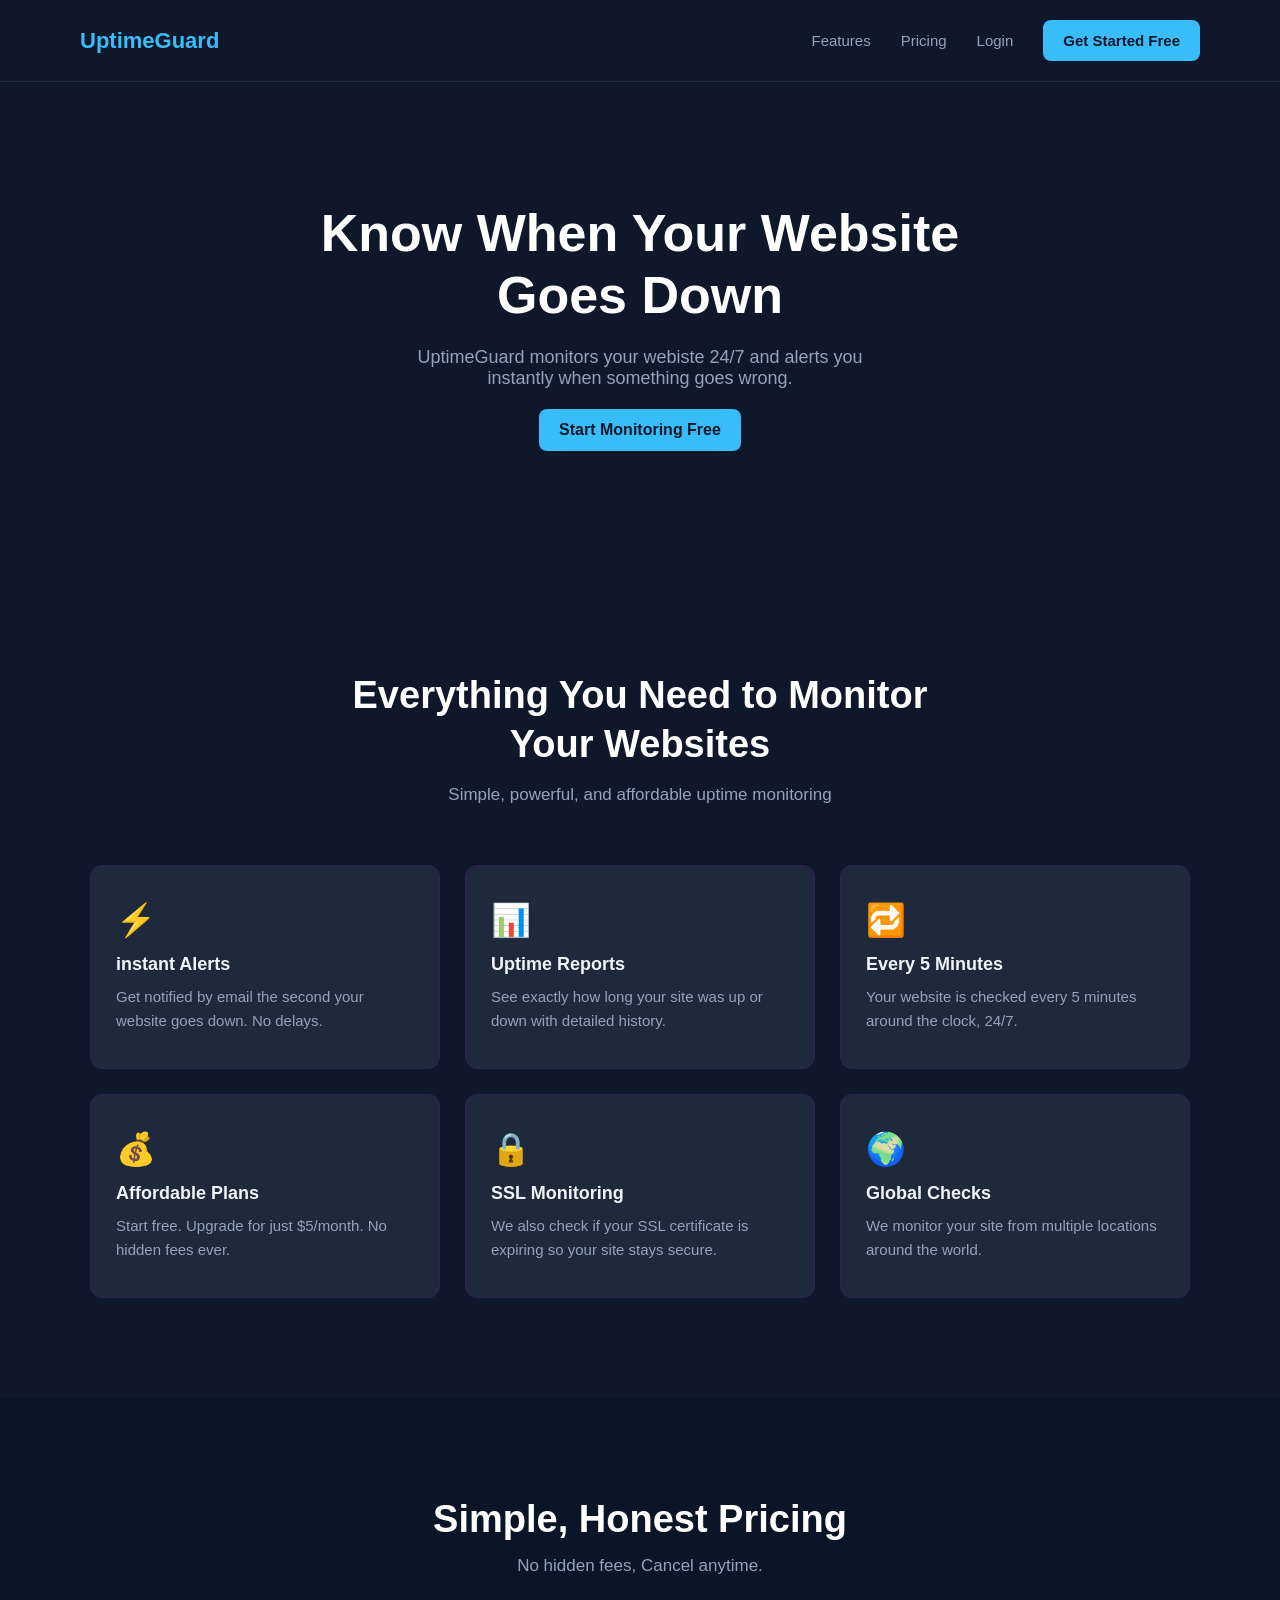
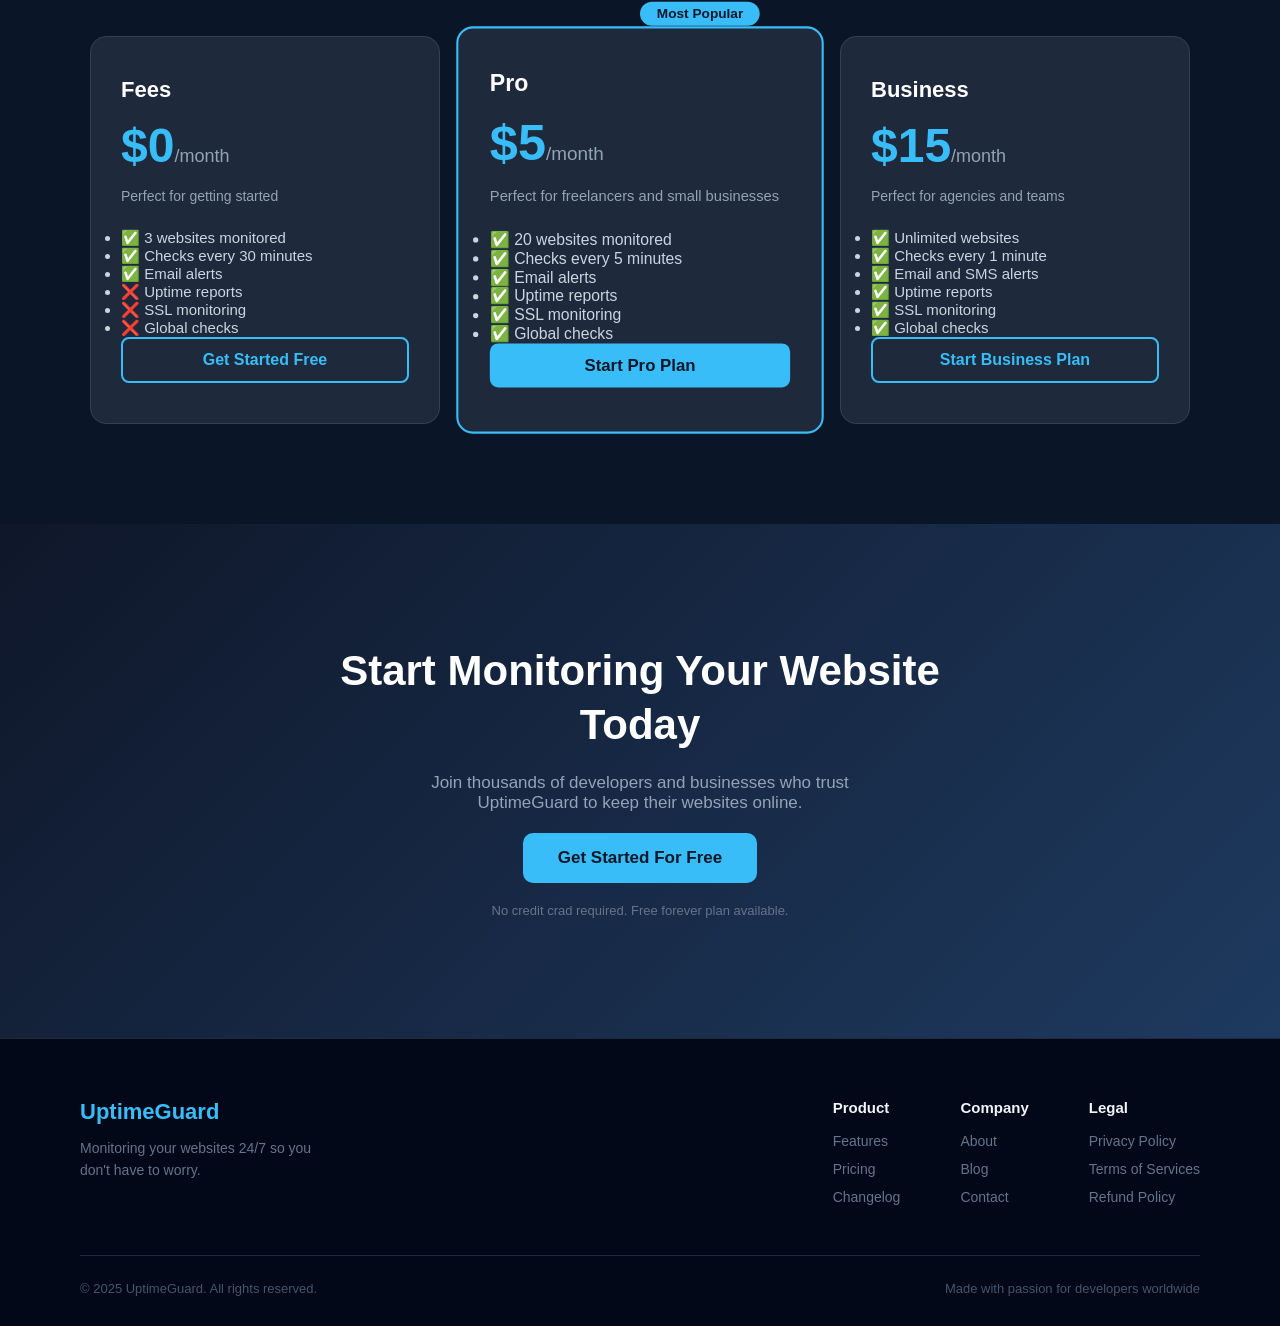
<file: index.html>
<!DOCTYPE html>
<html lang="en">
	<head>
		<meta charset="utf-8">
		<meta name="viewport" content="width=device-width" initial-scale=1.0>
		<title>UptimeGuard</title>
		<link rel="stylesheet" type="text/css" href="style.css">
	</head>
	<body>
		<nav>
			
			<div class="logo">UptimeGuard</div>
			
			<div class="nav-links">
				<a href="#">Features</a>
				<a href="#">Pricing</a>
				<a href="login.html">Login</a>
				<a href="signup.html" class="btn-primary">Get Started Free</a>
			</div>

		</nav>

		<section class="hero">
			
			<h1>Know When Your Website Goes Down</h1>
			<p>UptimeGuard monitors your webiste 24/7 and alerts you instantly when something goes wrong.</p>
			<a href="#" class="btn-primary">Start Monitoring Free</a>

		</section>

		<section class="features">
			
			<h2>Everything You Need to Monitor Your Websites</h2>
			<p class="section-subtitle">Simple, powerful, and affordable uptime monitoring</p>

			<div class="features-grid">
				
				<div class="feature-card">
					<div class="feature-icon">⚡</div>
					<h3>instant Alerts</h3>
					<p>Get notified by email the second your website goes down. No delays.</p>
				</div>

				<div class="feature-card">
					<div class="feature-icon">📊</div>
					<h3>Uptime Reports</h3>
					<p>See exactly how long your site was up or down with detailed history.</p>
				</div>

				<div class="feature-card">
					<div class="feature-icon">🔁</div>
					<h3>Every 5 Minutes</h3>
					<p>Your website is checked every 5 minutes around the clock, 24/7.</p>
				</div>

				<div class="feature-card">
					<div class="feature-icon">💰</div>
					<h3>Affordable Plans</h3>
					<p>Start free. Upgrade for just $5/month. No hidden fees ever.</p>
				</div>

				<div class="feature-card">
					<div class="feature-icon">🔒</div>
					<h3>SSL Monitoring</h3>
					<p>We also check if your SSL certificate is expiring so your site stays secure.</p>
				</div>

				<div class="feature-card">
					<div class="feature-icon">🌍</div>
					<h3>Global Checks</h3>
					<p>We monitor your site from multiple locations around the world.</p>
				</div>
			</div>
		</section>

		<section class="pricing">
			
			<h2>Simple, Honest Pricing</h2>
			<p class="section-subtitle">No hidden fees, Cancel anytime.</p>

			<div class="pricing-grid">
				
				<div class="pricing-card">
					<h3>Fees</h3>
					<div class="price">$0<span>/month</span></div>
					<p class="plan-desc">Perfect for getting started</p>
					<ul class="plan-features">
						<li>✅ 3 websites monitored</li>
						<li>✅ Checks every 30 minutes</li>
            			<li>✅ Email alerts</li>
            			<li>❌ Uptime reports</li>
            			<li>❌ SSL monitoring</li>
            			<li>❌ Global checks</li>
					</ul>
					<a href="#" class="btn-outline">Get Started Free</a>
				</div>

				<div class="pricing-card popular">
					<div class="popular-badge">Most Popular</div>
					<h3>Pro</h3>
					<div class="price">$5<span>/month</span></div>
					<p class="plan-desc">Perfect for freelancers and small businesses</p>
					<ul class="plan-features">
						<li>✅ 20 websites monitored</li>
            			<li>✅ Checks every 5 minutes</li>
            			<li>✅ Email alerts</li>
            			<li>✅ Uptime reports</li>
            			<li>✅ SSL monitoring</li>
            			<li>✅ Global checks</li>
					</ul>
					<a href="#" class="btn-primary">Start Pro Plan</a>
				</div>

				<div class="pricing-card">
					<h3>Business</h3>
					<div class="price">$15<span>/month</span></div>
					<p class="plan-desc">Perfect for agencies and teams</p>
					<ul class="plan-features">
						<li>✅ Unlimited websites</li>
            			<li>✅ Checks every 1 minute</li>
            			<li>✅ Email and SMS alerts</li>
            			<li>✅ Uptime reports</li>
            			<li>✅ SSL monitoring</li>
            			<li>✅ Global checks</li>
					</ul>
					<a href="#" class="btn-outline">Start Business Plan</a>
				</div>

			</div>
		</section>

		<section class="cta">
			
			<h2>Start Monitoring Your Website Today</h2>
			<p>Join thousands of developers and businesses who trust UptimeGuard to keep their websites online.</p>
			<a href="#" class="btn-primary">Get Started For Free</a>
			<p class="cta-note">No credit crad required. Free forever plan available.</p>

		</section>

		<footer>
			
			<div class="footer-top">
				
				<div class="footer-brand">
					<div class="logo">UptimeGuard</div>
					<p>Monitoring your websites 24/7 so you don't have to worry.</p>
				</div>

				<div class="footer-links">
					<div class="footer-col">
						<h4>Product</h4>
						<a href="#">Features</a>
						<a href="#">Pricing</a>
						<a href="#">Changelog</a>
					</div>
					<div class="footer-col">
						<h4>Company</h4>
						<a href="#">About</a>
						<a href="#">Blog</a>
						<a href="#">Contact</a>
					</div>
					<div class="footer-col">
						<h4>Legal</h4>
						<a href="#">Privacy Policy</a>
						<a href="#">Terms of Services</a>
						<a href="#">Refund Policy</a>
					</div>
				</div>

			</div>

			<div class="footer-bottom">
				<p>© 2025 UptimeGuard. All rights reserved.</p>
				<p>Made with passion for developers worldwide</p>
			</div>

		</footer>
	</body>
</html>
</file>
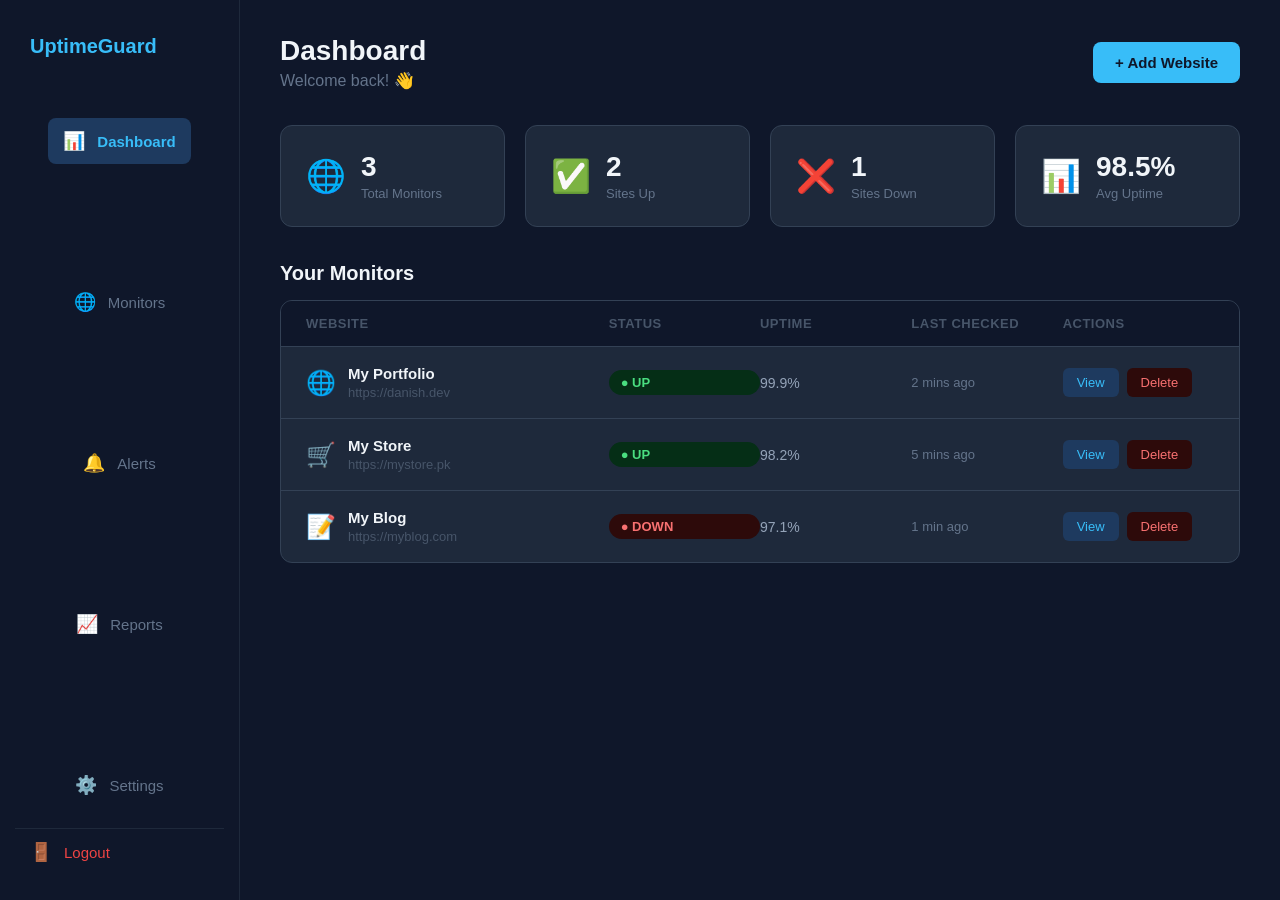
<file: dashboard.html>
<!DOCTYPE html>
<html lang="en">
  <head>
    <meta charset="UTF-8">
    <meta name="viewport" content="width=device-width, initial-scale=1.0">
    <title>Dashboard - UptimeGuard</title>
    <link rel="stylesheet" href="style.css">
    <link rel="stylesheet" href="dashboard.css">
  </head>
  <body>

    <div class="dashboard-layout">

      <!-- SIDEBAR -->
      <aside class="sidebar">
        <div class="sidebar-logo">UptimeGuard</div>
        <nav class="sidebar-nav">
          <a href="dashboard.html" class="nav-item active">
            <span class="nav-icon">📊</span>
            <span>Dashboard</span>
          </a>
          <a href="#" class="nav-item">
            <span class="nav-icon">🌐</span>
            <span>Monitors</span>
          </a>
          <a href="#" class="nav-item">
            <span class="nav-icon">🔔</span>
            <span>Alerts</span>
          </a>
          <a href="#" class="nav-item">
            <span class="nav-icon">📈</span>
            <span>Reports</span>
          </a>
          <a href="#" class="nav-item">
            <span class="nav-icon">⚙️</span>
            <span>Settings</span>
          </a>
        </nav>
        <a href="login.html" class="nav-item logout">
          <span class="nav-icon">🚪</span>
          <span>Logout</span>
        </a>
      </aside>

      <!-- MAIN CONTENT -->
      <main class="dashboard-main">

        <!-- TOP BAR -->
        <div class="topbar">
          <div>
            <h1>Dashboard</h1>
            <p id="welcome-msg">Welcome back! 👋</p>
          </div>
          <button class="btn-add" onclick="showAddModal()">+ Add Website</button>
        </div>

        <!-- STATS CARDS -->
        <div class="stats-grid">
          <div class="stat-card">
            <div class="stat-icon">🌐</div>
            <div class="stat-info">
              <h3>3</h3>
              <p>Total Monitors</p>
            </div>
          </div>
          <div class="stat-card">
            <div class="stat-icon">✅</div>
            <div class="stat-info">
              <h3>2</h3>
              <p>Sites Up</p>
            </div>
          </div>
          <div class="stat-card">
            <div class="stat-icon">❌</div>
            <div class="stat-info">
              <h3>1</h3>
              <p>Sites Down</p>
            </div>
          </div>
          <div class="stat-card">
            <div class="stat-icon">📊</div>
            <div class="stat-info">
              <h3>98.5%</h3>
              <p>Avg Uptime</p>
            </div>
          </div>
        </div>

        <!-- MONITORS TABLE -->
        <div class="monitors-section">
          <h2>Your Monitors</h2>
          <div class="monitors-table">
            <div class="table-header">
              <span>Website</span>
              <span>Status</span>
              <span>Uptime</span>
              <span>Last Checked</span>
              <span>Actions</span>
            </div>

            <div class="table-row">
              <div class="site-info">
                <div class="site-favicon">🌐</div>
                <div>
                  <p class="site-name">My Portfolio</p>
                  <p class="site-url">https://danish.dev</p>
                </div>
              </div>
              <span class="status-badge up">● UP</span>
              <span class="uptime-percent">99.9%</span>
              <span class="last-checked">2 mins ago</span>
              <div class="action-btns">
                <button class="btn-view">View</button>
                <button class="btn-delete">Delete</button>
              </div>
            </div>

            <div class="table-row">
              <div class="site-info">
                <div class="site-favicon">🛒</div>
                <div>
                  <p class="site-name">My Store</p>
                  <p class="site-url">https://mystore.pk</p>
                </div>
              </div>
              <span class="status-badge up">● UP</span>
              <span class="uptime-percent">98.2%</span>
              <span class="last-checked">5 mins ago</span>
              <div class="action-btns">
                <button class="btn-view">View</button>
                <button class="btn-delete">Delete</button>
              </div>
            </div>

            <div class="table-row">
              <div class="site-info">
                <div class="site-favicon">📝</div>
                <div>
                  <p class="site-name">My Blog</p>
                  <p class="site-url">https://myblog.com</p>
                </div>
              </div>
              <span class="status-badge down">● DOWN</span>
              <span class="uptime-percent">97.1%</span>
              <span class="last-checked">1 min ago</span>
              <div class="action-btns">
                <button class="btn-view">View</button>
                <button class="btn-delete">Delete</button>
              </div>
            </div>

          </div>
        </div>

      </main>
    </div>

    <!-- ADD WEBSITE MODAL -->
    <div class="modal-overlay" id="modal" onclick="hideAddModal()">
      <div class="modal-card" onclick="event.stopPropagation()">
        <h3>Add New Website</h3>
        <p>Enter the URL of the website you want to monitor</p>
        <div class="form-group">
          <label for="site-name">Website Name</label>
          <input type="text" id="site-name" placeholder="My Website">
        </div>
        <div class="form-group">
          <label for="site-url">Website URL</label>
          <input type="url" id="site-url" placeholder="https://example.com">
        </div>
        <div class="modal-btns">
          <button class="btn-cancel" onclick="hideAddModal()">Cancel</button>
          <button class="btn-submit" onclick="addWebsite()">Add Monitor</button>
        </div>
      </div>
    </div>

    <script>
      <script>
      const userName = localStorage.getItem('user_name');
      if (userName) {
        document.getElementById('welcome-msg').textContent = 'Welcome back, ' + userName + '! 👋';
      }

      async function loadMonitors() {
        try {
          const response = await fetch('http://127.0.0.1:5000/api/monitors', {
            credentials: 'include'
          });

          const data = await response.json();

          if (response.ok) {
            renderMonitors(data.monitors);
          } else {
            console.log('Not logged in');
          }
        } catch (error) {
          console.log('Server not running');
        }
      }

      function renderMonitors(monitors) {
        const table = document.querySelector('.monitors-table');
        const header = document.querySelector('.table-header');

        table.innerHTML = '';
        table.appendChild(header);

        if (monitors.length === 0) {
          table.innerHTML += '<p style="padding: 30px; color: #64748b; text-align: center;">No monitors yet. Add your first website!</p>';
          return;
        }

        monitors.forEach(monitor => {
          const row = document.createElement('div');
          row.className = 'table-row';
          row.innerHTML = `
            <div class="site-info">
              <div class="site-favicon">🌐</div>
              <div>
                <p class="site-name">${monitor.name}</p>
                <p class="site-url">${monitor.url}</p>
              </div>
            </div>
            <span class="status-badge ${monitor.status === 'up' ? 'up' : 'down'}">
              ● ${monitor.status.toUpperCase()}
            </span>
            <span class="uptime-percent">${monitor.uptime_percent}%</span>
            <span class="last-checked">Just added</span>
            <div class="action-btns">
              <button class="btn-view" onclick="viewMonitor(${monitor.id})">View</button>
              <button class="btn-delete" onclick="deleteMonitor(${monitor.id})">Delete</button>
            </div>
          `;
          table.appendChild(row);
        });

        document.querySelector('.stat-card:nth-child(1) h3').textContent = monitors.length;
        const upCount = monitors.filter(m => m.status === 'up').length;
        const downCount = monitors.filter(m => m.status === 'down').length;
        document.querySelector('.stat-card:nth-child(2) h3').textContent = upCount;
        document.querySelector('.stat-card:nth-child(3) h3').textContent = downCount;
      }

      async function addWebsite() {
        const name = document.getElementById('site-name').value;
        const url = document.getElementById('site-url').value;

        if (name === '' || url === '') {
          alert('Please fill in all fields!');
          return;
        }

        if (!url.startsWith('https://') && !url.startsWith('http://')) {
          alert('Please enter a valid URL starting with https://');
          return;
        }

        try {
          const response = await fetch('http://127.0.0.1:5000/api/monitors', {
            method: 'POST',
            headers: {
              'Content-Type': 'application/json'
            },
            credentials: 'include',
            body: JSON.stringify({
              name: name,
              url: url
            })
          });

          const data = await response.json();

          if (response.ok) {
            alert('Website added successfully!');
            hideAddModal();
            document.getElementById('site-name').value = '';
            document.getElementById('site-url').value = '';
            loadMonitors();
          } else {
            alert('Error: ' + data.error);
          }
        } catch (error) {
          alert('Could not connect to server!');
        }
      }

      async function deleteMonitor(id) {
        if (!confirm('Are you sure you want to delete this monitor?')) return;

        try {
          const response = await fetch('http://127.0.0.1:5000/api/monitors/' + id, {
            method: 'DELETE',
            credentials: 'include'
          });

          const data = await response.json();

          if (response.ok) {
            alert('Monitor deleted!');
            loadMonitors();
          } else {
            alert('Error: ' + data.error);
          }
        } catch (error) {
          alert('Could not connect to server!');
        }
      }

      function viewMonitor(id) {
        alert('Monitor details coming soon!');
      }

      function showAddModal() {
        document.getElementById('modal').style.display = 'flex';
      }

      function hideAddModal() {
        document.getElementById('modal').style.display = 'none';
      }

      loadMonitors();
</script>
    </script>

  </body>
</html>
</file>
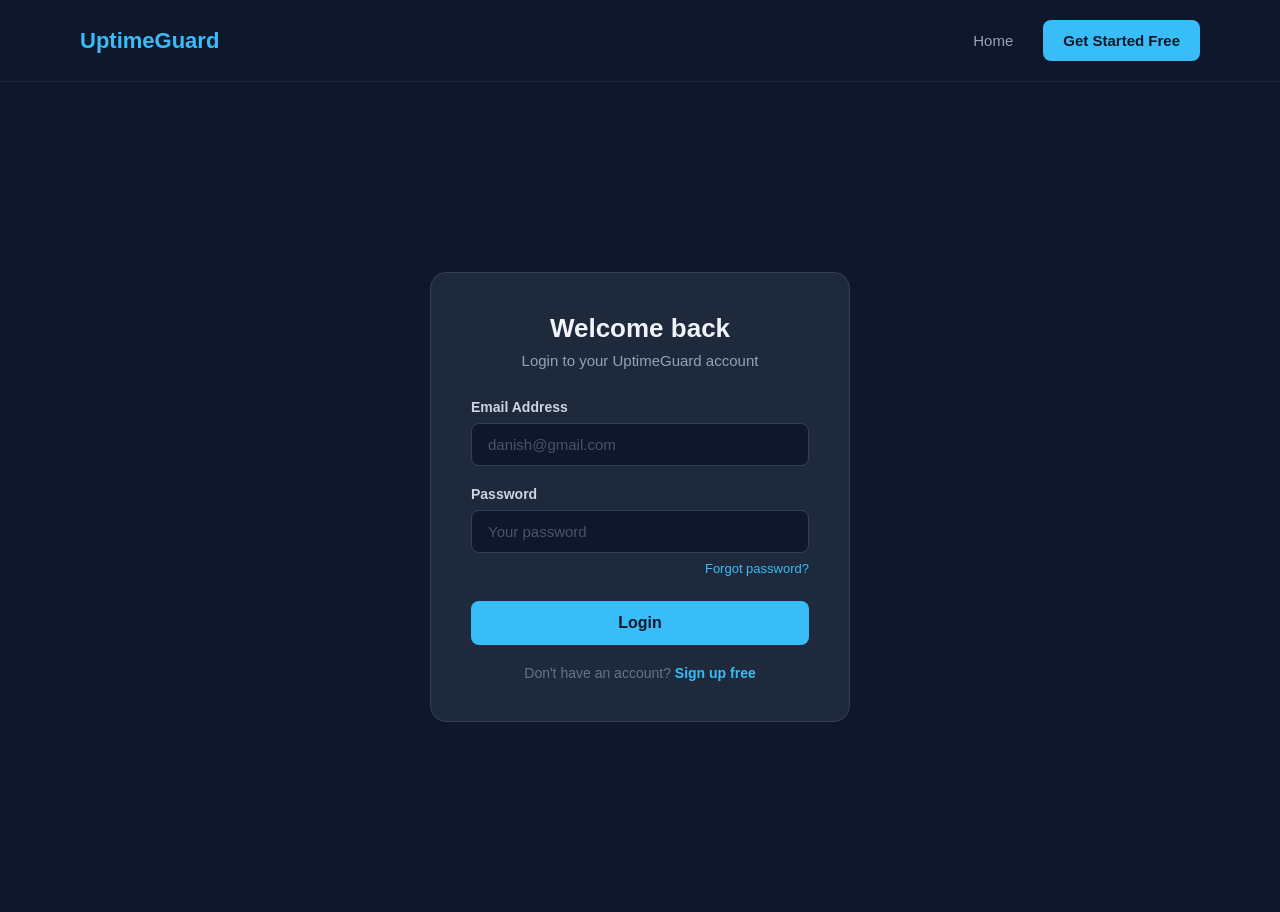
<file: login.html>
<!DOCTYPE html>
<html lang="en">
  <head>
    <meta charset="UTF-8">
    <meta name="viewport" content="width=device-width, initial-scale=1.0">
    <title>Login - UptimeGuard</title>
    <link rel="stylesheet" href="style.css">
    <link rel="stylesheet" href="auth.css">
  </head>
  <body>

    <nav>
      <div class="logo">UptimeGuard</div>
      <div class="nav-links">
        <a href="index.html">Home</a>
        <a href="signup.html" class="btn-primary">Get Started Free</a>
      </div>
    </nav>

    <section class="auth-section">
      <div class="auth-card">

        <div class="auth-header">
          <h2>Welcome back</h2>
          <p>Login to your UptimeGuard account</p>
        </div>

        <div class="auth-form">

          <div class="form-group">
            <label for="email">Email Address</label>
            <input type="email" id="email" placeholder="danish@gmail.com">
          </div>

          <div class="form-group">
            <label for="password">Password</label>
            <input type="password" id="password" placeholder="Your password">
            <a href="#" class="forgot-password">Forgot password?</a>
          </div>

          <button class="btn-submit" onclick="handleLogin()">Login</button>

          <p class="auth-switch">Don't have an account? <a href="signup.html">Sign up free</a></p>

        </div>
      </div>
    </section>

    <script>
      async function handleLogin() {
        const email = document.getElementById('email').value;
        const password = document.getElementById('password').value;

        if (email === '' || password === '') {
          alert('Please fill in all fields!');
          return;
        }

        if (!email.includes('@')) {
          alert('Please enter a valid email address!');
          return;
        }

        const btn = document.querySelector('.btn-submit');
        btn.textContent = 'Logging in...';
        btn.disabled = true;

        try {
          const response = await fetch('http://127.0.0.1:5000/api/login', {
            method: 'POST',
            headers: {
              'Content-Type': 'application/json'
            },
            credentials: 'include',
            body: JSON.stringify({
              email: email,
              password: password
            })
          });

          const data = await response.json();

          if (response.ok) {
            localStorage.setItem('user_name', data.user.name);
            localStorage.setItem('user_id', data.user.id);
            window.location.href = 'dashboard.html';
          } else {
            alert('Error: ' + data.error);
            btn.textContent = 'Login';
            btn.disabled = false;
          }

        } catch (error) {
          alert('Could not connect to server. Make sure the backend is running!');
          btn.textContent = 'Login';
          btn.disabled = false;
        }
      }
    </script>

  </body>
</html>
</file>
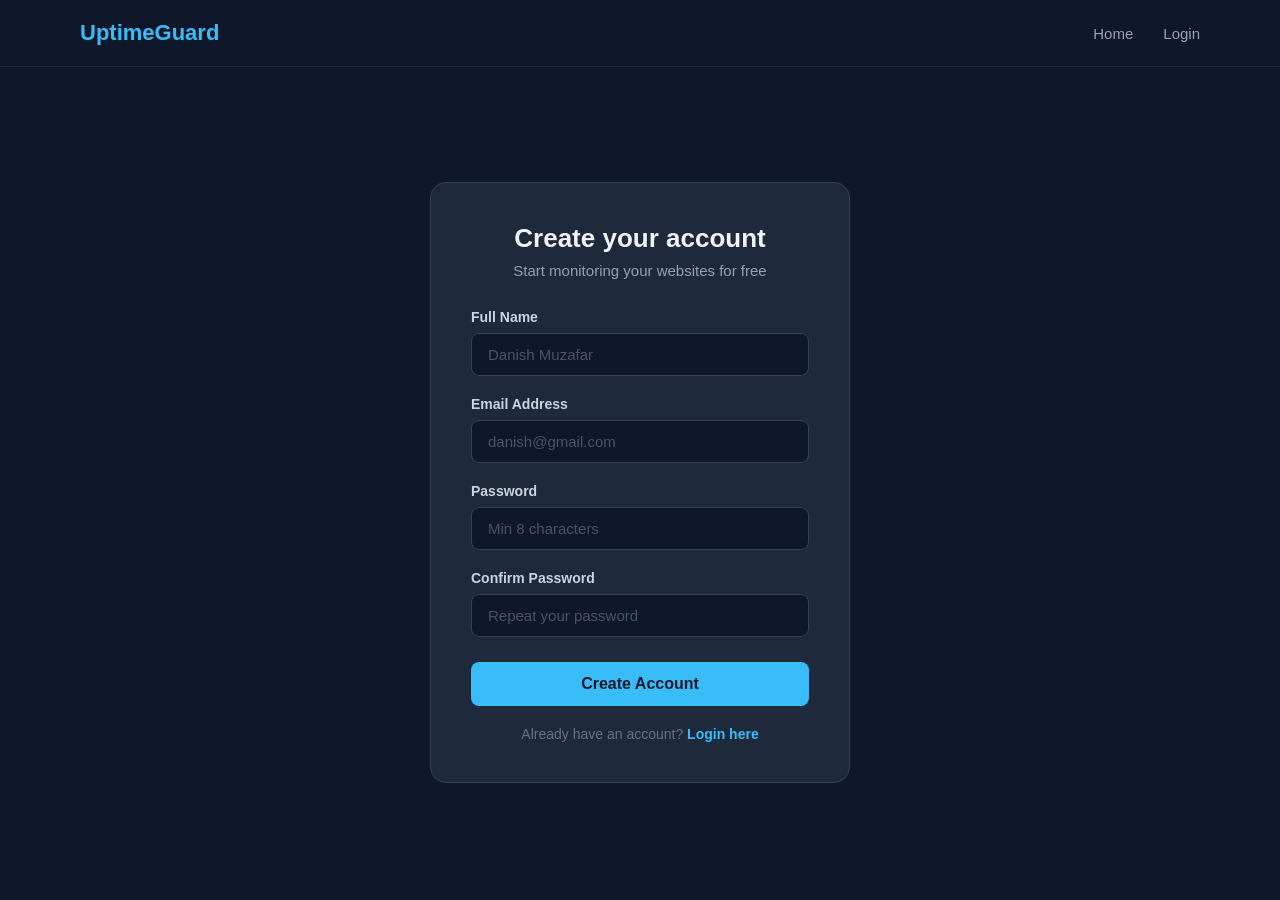
<file: signup.html>
<!DOCTYPE html>
<html lang="en">
  <head>
    <meta charset="UTF-8">
    <meta name="viewport" content="width=device-width, initial-scale=1.0">
    <title>Sign Up - UptimeGuard</title>
    <link rel="stylesheet" href="style.css">
    <link rel="stylesheet" href="auth.css">
  </head>
  <body>

    <nav>
      <div class="logo">UptimeGuard</div>
      <div class="nav-links">
        <a href="index.html">Home</a>
        <a href="login.html">Login</a>
      </div>
    </nav>

    <section class="auth-section">
      <div class="auth-card">

        <div class="auth-header">
          <h2>Create your account</h2>
          <p>Start monitoring your websites for free</p>
        </div>

        <div class="auth-form">

          <div class="form-group">
            <label for="name">Full Name</label>
            <input type="text" id="name" placeholder="Danish Muzafar">
          </div>

          <div class="form-group">
            <label for="email">Email Address</label>
            <input type="email" id="email" placeholder="danish@gmail.com">
          </div>

          <div class="form-group">
            <label for="password">Password</label>
            <input type="password" id="password" placeholder="Min 8 characters">
          </div>

          <div class="form-group">
            <label for="confirm-password">Confirm Password</label>
            <input type="password" id="confirm-password" placeholder="Repeat your password">
          </div>

          <button class="btn-submit" onclick="handleSignup()">Create Account</button>

          <p class="auth-switch">Already have an account? <a href="login.html">Login here</a></p>

        </div>
      </div>
    </section>

    <script>
      async function handleSignup() {
        const name = document.getElementById('name').value;
        const email = document.getElementById('email').value;
        const password = document.getElementById('password').value;
        const confirmPassword = document.getElementById('confirm-password').value;

        if (name === '' || email === '' || password === '' || confirmPassword === '') {
          alert('Please fill in all fields!');
          return;
        }

        if (password !== confirmPassword) {
          alert('Passwords do not match!');
          return;
        }

        if (password.length < 8) {
          alert('Password must be at least 8 characters!');
          return;
        }

        const btn = document.querySelector('.btn-submit');
        btn.textContent = 'Creating account...';
        btn.disabled = true;

        try {
          const response = await fetch('http://127.0.0.1:5000/api/signup', {
            method: 'POST',
            headers: {
              'Content-Type': 'application/json'
            },
            body: JSON.stringify({
              name: name,
              email: email,
              password: password
            })
          });

          const data = await response.json();

          if (response.ok) {
            alert('Account created successfully! Welcome ' + name + '!');
            window.location.href = 'login.html';
          } else {
            alert('Error: ' + data.error);
            btn.textContent = 'Create Account';
            btn.disabled = false;
          }

        } catch (error) {
          alert('Could not connect to server. Make sure the backend is running!');
          btn.textContent = 'Create Account';
          btn.disabled = false;
        }
      }
    </script>

  </body>
</html>
</file>
<file: style.css>
*{
	margin: 0;
	padding: 0;
	box-sizing: border-box;
	font-family: 'Segoe UI', sans-serif;
}

body{
	background-color: #0f172a;
	color: #ffffff;
}

nav{
	display: flex;
	justify-content: space-between;
	align-items: center;
	padding: 20px 80px;
	border-bottom: 1px solid #1e293b;
}

.logo{
	font-size: 22px;
	font-weight: 700;
	color: #38bdf8;
}

.nav-links{
	display: flex;
	align-items: center;
	gap: 30px;
}


.nav-links a {
	color: #94a3b8;
	text-decoration: none;
	font-size: 15px;
}


.nav-links a:hover{
	color: #ffffff;
}

.btn-primary{
	background-color: #38bdf8;
	color: #0f172a !important;
	padding: 10px 20px;
	border-radius: 8px;
	font-weight: 600;
	text-decoration: none !important;
}

.btn-primary:hover{
	background-color: #7dd3fc;
}

.hero{
	display: flex;
	flex-direction: column;
	align-items: center;
	justify-content: center;
	text-align: center;
	padding: 120px 20px;
	gap: 20px;
}

.hero h1{
	font-size: 52px;
	font-weight: 800;
	max-width: 700px;
	line-height: 1.2;
}

.hero p{
	font-size: 18px;
	color: #94a3b8;
	max-width: 500px;
}

.features{
	padding: 100px 80px;
	text-align: center;
}

.features h2{
	font-size: 38px;
	font-weight: 800;
	max-width: 600px;
	margin: 0 auto;
	line-height: 1.3;
}

.section-subtitle{
	color: #94a3b8;
	font-size: 17px;
	margin: 15px;
	margin-bottom: 60px;
}

.features-grid{
	display: grid;
	grid-template-columns: repeat(3, 1fr);
	gap: 25px;
	max-width: 1100px;
	margin: 0 auto;
}

.feature-card{
	background-color: #1e293b;
	padding: 35px 25px;
	border-radius: 12px;
	text-align: left;
	border: 1px solid #332155;
	transition: transform 0.2s;
}

.feature-card:hover{
	transform: translateY(-5px);
}

.feature-icon{
	font-size: 32px;
	margin-bottom: 15px;
}

.feature-card h3{
	font-size: 18px;
	font-weight: 700;
	margin-bottom: 10px;
	color: #f1f5f9;
}

.feature-card p{
	color: #94a3b8;
	font-size: 15px;
	line-height: 1.6;
}

.pricing{
	padding: 100px 80px;
	text-align: center;
	background-color: #0a1628;
}

.pricing h2{
	font-size: 38px;
	font-weight: 800;
}

.pricing-grid{
	display: grid;
	grid-template-columns: repeat(3, 1fr);
	gap: 25px;
	max-width: 1100px;
	margin: 0 auto;
}

.pricing-card{
	background-color: #1e293b;
	padding: 40px 30px;
	border-radius: 16px;
	text-align: left;
	border: 1px solid #334155;
	position: relative;
}

.pricing-card.popular{
	border: 2px solid #38bdf8;
	transform: scale(1.05);
}

.popular-badge{
	position: absolute;
	top: -14px;
	left: 50%;
	transform: translateY(-50%);
	background-color: #38bdf8;
	color: #0f172a;
	padding: 4px 16px;
	border-radius: 20px;
	font-size: 13px;
	font-weight: 700;
}

.pricing-card h3{
	font-size: 22px;
	font-weight: 700;
	margin-bottom: 10px;
}

.price{
	font-size: 48px;
	font-weight: 800;
	color: #38bdf8;
	margin: 15px 0;
}


.price span{
	font-size: 18px;
	color: #94a3b8;
	font-weight: 400;
}

.plan-desc{
	color: #94a3b8;
	font-size: 14px;
	margin-bottom: 25px;
}


.plan-features li{
	font-size: 15px;
	color: #cbd5e1;
}

.btn-outline{
	display: block;
	text-align: center;
	padding: 12px 20px;
	border-radius: 8px;
	font-weight: 600;
	text-decoration: none;
	border: 2px solid #38bdf8;
	color: #38bdf8;
	transition: all 0.2s;
}


.btn-outline:hover{
	background-color: #38bdf8;
	color: #0f172a;
}

.btn-primary{
	display: block;
	text-align: center;
	padding: 12px 20px;
}

.cta{
	padding: 120px 80px;
	text-align: center;
	display: flex;
	flex-direction: column;
	align-items: center;
	gap: 20px;
	background: linear-gradient(135deg, #0f172a 0%, #1e3a5f 100%);
}

.cta h2{
	font-size: 42px;
	font-weight: 800;
	max-width: 600px;
	line-height: 1.3;
}

.cta p{
	color: #94a3b8;
	font-size: 17px;
	max-width: 500px;
}

.cta .btn-primary{
	padding: 15px 35px;
	font-size: 17px;
	border-radius: 10px;
}

.cta-note{
	font-size: 13px !important;
	color: #64748b !important;
}


footer{
	background-color: #020817;
	padding: 60px 80px 30px;
	border-top: 1px solid #1e293b;
}

.footer-top{
	display: flex;
	justify-content: space-between;
	margin-bottom: 50px;
	gap: 40px;
}

.footer-brand{
	max-width: 250px;
}

.footer-brand p{
	color: #64748b;
	font-size: 14px;
	margin-top: 12px;
	line-height: 1.6;
}

.footer-links{
	display: flex;
	gap: 60px;
}

.footer-col{
	display: flex;
	flex-direction: column;
	gap: 12px;
}

.footer-col h4{
  color: #f1f5f9;
  font-size: 15px;
  font-weight: 700;
  margin-bottom: 5px;
}

.footer-col a{
	color: #64748b;
  text-decoration: none;
  font-size: 14px;
  transition: color 0.2s;
}

.footer-col a:hover{
	color: #38bdf8;
}

.footer-bottom{
	 border-top: 1px solid #1e293b;
  padding-top: 25px;
  display: flex;
  justify-content: space-between;
  align-items: center;
}

.footer-bottom p{
	color: #475569;
	font-size: 13px;
}

@media (max-width: 768px) {
  nav {
    padding: 15px 20px;
  }

  .nav-links {
    gap: 15px;
  }

  .nav-links a:not(.btn-primary) {
    display: none;
  }

  .hero h1 {
    font-size: 32px;
  }

  .hero p {
    font-size: 15px;
  }

  .features {
    padding: 60px 20px;
  }

  .features-grid {
    grid-template-columns: 1fr;
  }

  .pricing {
    padding: 60px 20px;
  }

  .pricing-grid {
    grid-template-columns: 1fr;
  }

  .pricing-card.popular {
    transform: scale(1);
  }

  .cta {
    padding: 60px 20px;
  }

  .cta h2 {
    font-size: 28px;
  }

  .footer-top {
    flex-direction: column;
  }

  .footer-links {
    gap: 30px;
    flex-wrap: wrap;
  }

  .footer-bottom {
    flex-direction: column;
    gap: 10px;
    text-align: center;
  }
}
</file>
<file: dashboard.css>
body {
  margin: 0;
  padding: 0;
}

.dashboard-layout {
  display: flex;
  min-height: 100vh;
}

/* SIDEBAR */
.sidebar {
  width: 240px;
  background-color: #0f172a;
  border-right: 1px solid #1e293b;
  padding: 25px 15px;
  display: flex;
  flex-direction: column;
  position: fixed;
  height: 100vh;
  top: 0;
  left: 0;
}

.sidebar-logo {
  font-size: 20px;
  font-weight: 800;
  color: #38bdf8;
  padding: 10px 15px;
  margin-bottom: 30px;
}

.sidebar-nav {
  display: flex;
  flex-direction: column;
  gap: 5px;
  flex: 1;
}

.nav-item {
  display: flex;
  align-items: center;
  gap: 12px;
  padding: 12px 15px;
  border-radius: 8px;
  text-decoration: none;
  color: #64748b;
  font-size: 15px;
  transition: all 0.2s;
}

.nav-item:hover {
  background-color: #1e293b;
  color: #f1f5f9;
}

.nav-item.active {
  background-color: #1e3a5f;
  color: #38bdf8;
  font-weight: 600;
}

.nav-icon {
  font-size: 18px;
}

.logout {
  color: #ef4444;
  margin-top: auto;
}

.logout:hover {
  background-color: #1e293b;
  color: #ef4444;
}

/* MAIN CONTENT */
.dashboard-main {
  margin-left: 240px;
  padding: 35px 40px;
  flex: 1;
  background-color: #0f172a;
  min-height: 100vh;
}

/* TOPBAR */
.topbar {
  display: flex;
  justify-content: space-between;
  align-items: center;
  margin-bottom: 35px;
}

.topbar h1 {
  font-size: 28px;
  font-weight: 800;
  color: #f1f5f9;
}

.topbar p {
  color: #64748b;
  margin-top: 4px;
}

.btn-add {
  background-color: #38bdf8;
  color: #0f172a;
  border: none;
  padding: 12px 22px;
  border-radius: 8px;
  font-size: 15px;
  font-weight: 700;
  cursor: pointer;
  transition: background-color 0.2s;
}

.btn-add:hover {
  background-color: #7dd3fc;
}

/* STATS */
.stats-grid {
  display: grid;
  grid-template-columns: repeat(4, 1fr);
  gap: 20px;
  margin-bottom: 35px;
}

.stat-card {
  background-color: #1e293b;
  border: 1px solid #334155;
  border-radius: 12px;
  padding: 25px;
  display: flex;
  align-items: center;
  gap: 15px;
}

.stat-icon {
  font-size: 32px;
}

.stat-info h3 {
  font-size: 28px;
  font-weight: 800;
  color: #f1f5f9;
}

.stat-info p {
  color: #64748b;
  font-size: 13px;
  margin-top: 3px;
}

/* MONITORS TABLE */
.monitors-section h2 {
  font-size: 20px;
  font-weight: 700;
  color: #f1f5f9;
  margin-bottom: 15px;
}

.monitors-table {
  background-color: #1e293b;
  border: 1px solid #334155;
  border-radius: 12px;
  overflow: hidden;
}

.table-header {
  display: grid;
  grid-template-columns: 2fr 1fr 1fr 1fr 1fr;
  padding: 15px 25px;
  background-color: #0f172a;
  color: #475569;
  font-size: 13px;
  font-weight: 600;
  text-transform: uppercase;
  letter-spacing: 0.5px;
}

.table-row {
  display: grid;
  grid-template-columns: 2fr 1fr 1fr 1fr 1fr;
  padding: 18px 25px;
  align-items: center;
  border-top: 1px solid #334155;
  transition: background-color 0.2s;
}

.table-row:hover {
  background-color: #0f172a;
}

.site-info {
  display: flex;
  align-items: center;
  gap: 12px;
}

.site-favicon {
  font-size: 24px;
}

.site-name {
  font-size: 15px;
  font-weight: 600;
  color: #f1f5f9;
  margin: 0;
}

.site-url {
  font-size: 13px;
  color: #475569;
  margin: 3px 0 0 0;
}

.status-badge {
  font-size: 13px;
  font-weight: 700;
  padding: 5px 12px;
  border-radius: 20px;
  display: inline-block;
}

.status-badge.up {
  background-color: #052e16;
  color: #4ade80;
}

.status-badge.down {
  background-color: #2d0a0a;
  color: #f87171;
}

.uptime-percent {
  color: #94a3b8;
  font-size: 14px;
}

.last-checked {
  color: #64748b;
  font-size: 13px;
}

.action-btns {
  display: flex;
  gap: 8px;
}

.btn-view {
  background-color: #1e3a5f;
  color: #38bdf8;
  border: none;
  padding: 7px 14px;
  border-radius: 6px;
  font-size: 13px;
  cursor: pointer;
  transition: background-color 0.2s;
}

.btn-view:hover {
  background-color: #2d4f7c;
}

.btn-delete {
  background-color: #2d0a0a;
  color: #f87171;
  border: none;
  padding: 7px 14px;
  border-radius: 6px;
  font-size: 13px;
  cursor: pointer;
  transition: background-color 0.2s;
}

.btn-delete:hover {
  background-color: #3d1010;
}

/* MODAL */
.modal-overlay {
  display: none;
  position: fixed;
  top: 0;
  left: 0;
  width: 100%;
  height: 100%;
  background-color: rgba(0, 0, 0, 0.7);
  justify-content: center;
  align-items: center;
  z-index: 1000;
}

.modal-card {
  background-color: #1e293b;
  border: 1px solid #334155;
  border-radius: 16px;
  padding: 35px;
  width: 100%;
  max-width: 420px;
  display: flex;
  flex-direction: column;
  gap: 15px;
}

.modal-card h3 {
  font-size: 22px;
  font-weight: 800;
  color: #f1f5f9;
}

.modal-card p {
  color: #64748b;
  font-size: 14px;
  margin-top: -5px;
}

.modal-btns {
  display: flex;
  gap: 10px;
  margin-top: 5px;
}

.btn-cancel {
  flex: 1;
  background-color: #0f172a;
  color: #94a3b8;
  border: 1px solid #334155;
  padding: 12px;
  border-radius: 8px;
  font-size: 15px;
  font-weight: 600;
  cursor: pointer;
  transition: all 0.2s;
}

.btn-cancel:hover {
  background-color: #1e293b;
  color: #f1f5f9;
}


@media (max-width: 768px) {
  .sidebar {
    width: 100%;
    height: auto;
    position: relative;
    flex-direction: row;
    padding: 10px 15px;
    align-items: center;
    justify-content: space-between;
  }

  .sidebar-nav {
    flex-direction: row;
    gap: 5px;
  }

  .nav-item span:last-child {
    display: none;
  }

  .nav-item {
    padding: 10px;
  }

  .logout {
    margin-top: 0;
  }

  .dashboard-main {
    margin-left: 0;
    padding: 20px 15px;
  }

  .stats-grid {
    grid-template-columns: repeat(2, 1fr);
  }

  .table-header {
    display: none;
  }

  .table-row {
    grid-template-columns: 1fr;
    gap: 10px;
    padding: 15px;
  }

  .topbar {
    flex-direction: column;
    align-items: flex-start;
    gap: 15px;
  }

  .dashboard-layout {
    flex-direction: column;
  }
}
</file>
<file: auth.css>
.auth-section {
  min-height: calc(100vh - 70px);
  display: flex;
  align-items: center;
  justify-content: center;
  padding: 40px 20px;
}

.auth-card {
  background-color: #1e293b;
  border: 1px solid #334155;
  border-radius: 16px;
  padding: 40px;
  width: 100%;
  max-width: 420px;
}

.auth-header {
  text-align: center;
  margin-bottom: 30px;
}

.auth-header h2 {
  font-size: 26px;
  font-weight: 800;
  color: #f1f5f9;
}

.auth-header p {
  color: #94a3b8;
  font-size: 15px;
  margin-top: 8px;
}

.auth-form {
  display: flex;
  flex-direction: column;
  gap: 20px;
}

.form-group {
  display: flex;
  flex-direction: column;
  gap: 8px;
}

.form-group label {
  font-size: 14px;
  font-weight: 600;
  color: #cbd5e1;
}

.form-group input {
  background-color: #0f172a;
  border: 1px solid #334155;
  border-radius: 8px;
  padding: 12px 16px;
  color: #f1f5f9;
  font-size: 15px;
  outline: none;
  transition: border 0.2s;
}

.form-group input:focus {
  border-color: #38bdf8;
}

.form-group input::placeholder {
  color: #475569;
}

.btn-submit {
  background-color: #38bdf8;
  color: #0f172a;
  border: none;
  padding: 13px;
  border-radius: 8px;
  font-size: 16px;
  font-weight: 700;
  cursor: pointer;
  transition: background-color 0.2s;
  margin-top: 5px;
}

.btn-submit:hover {
  background-color: #7dd3fc;
}

.auth-switch {
  text-align: center;
  color: #64748b;
  font-size: 14px;
}

.auth-switch a {
  color: #38bdf8;
  text-decoration: none;
  font-weight: 600;
}

.auth-switch a:hover {
  text-decoration: underline;
}

.forgot-password {
  color: #38bdf8;
  font-size: 13px;
  text-decoration: none;
  text-align: right;
}

.forgot-password:hover {
  text-decoration: underline;
}
</file>
